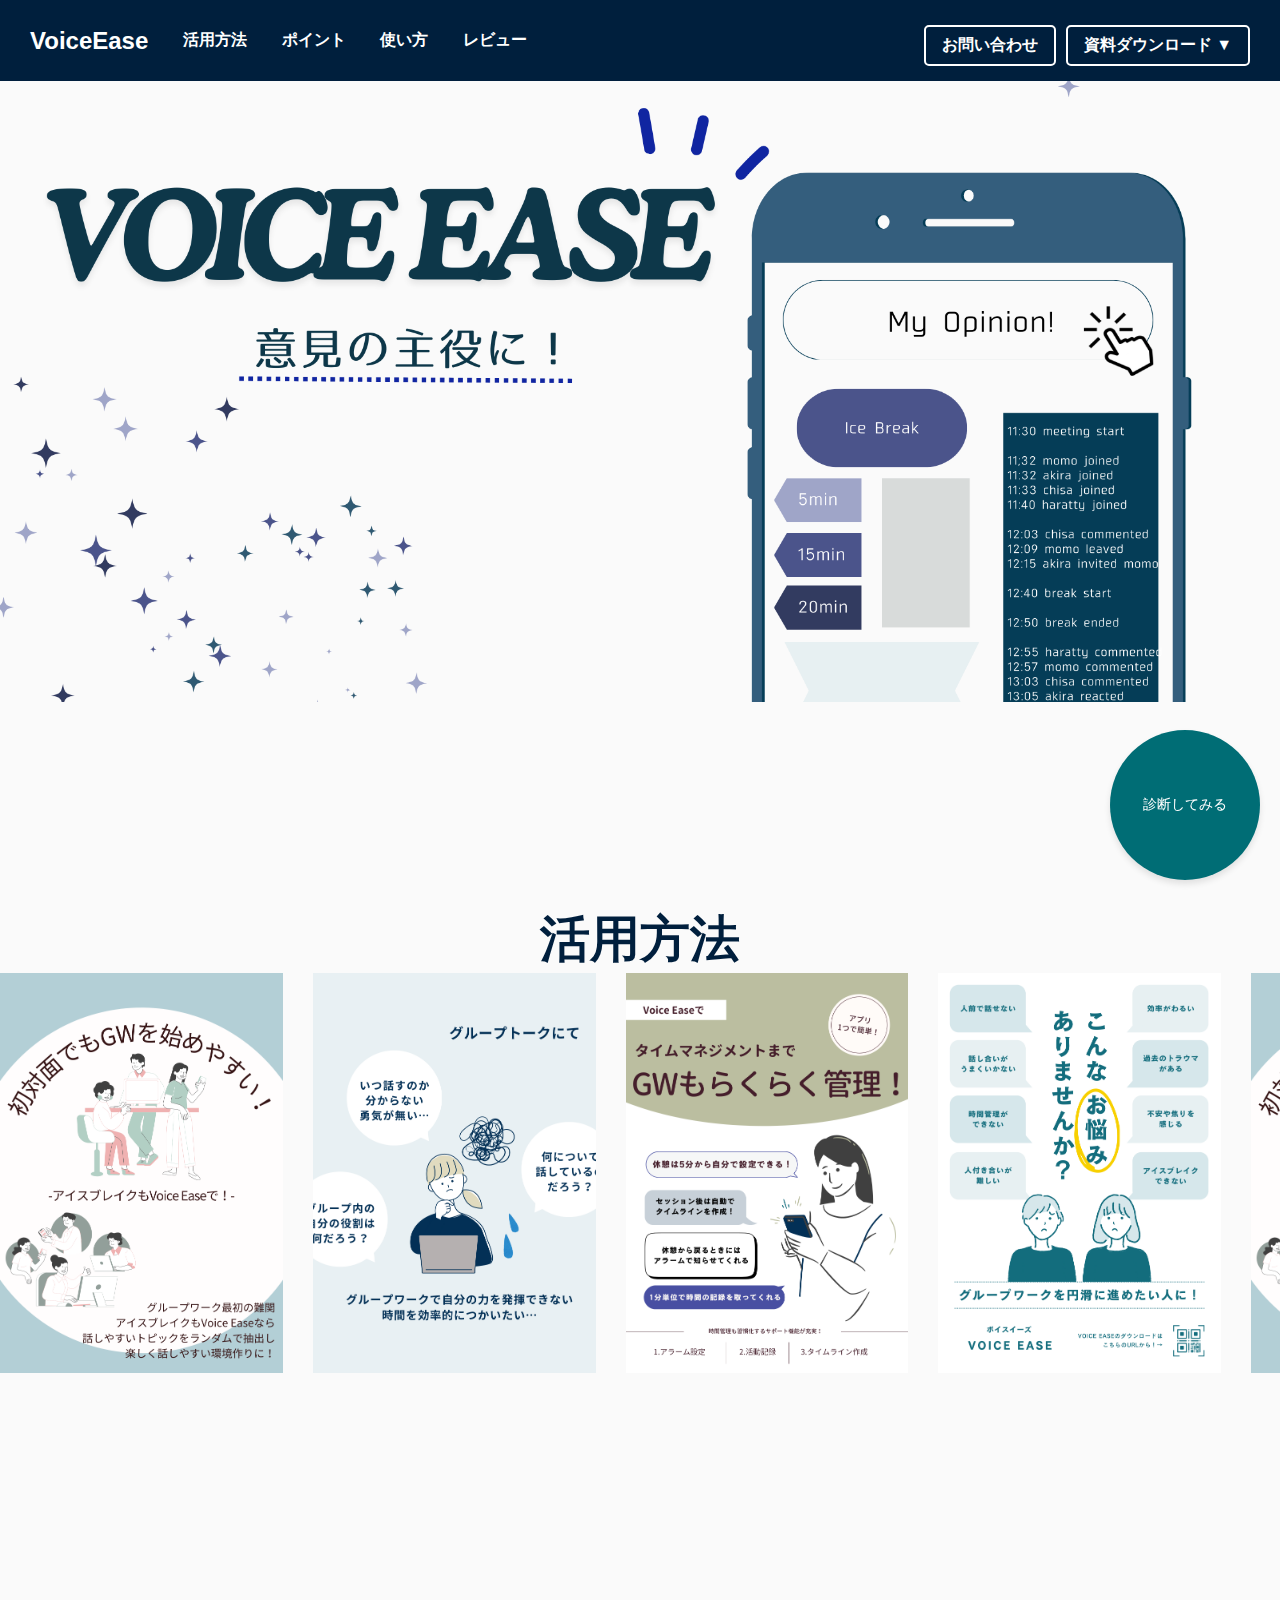
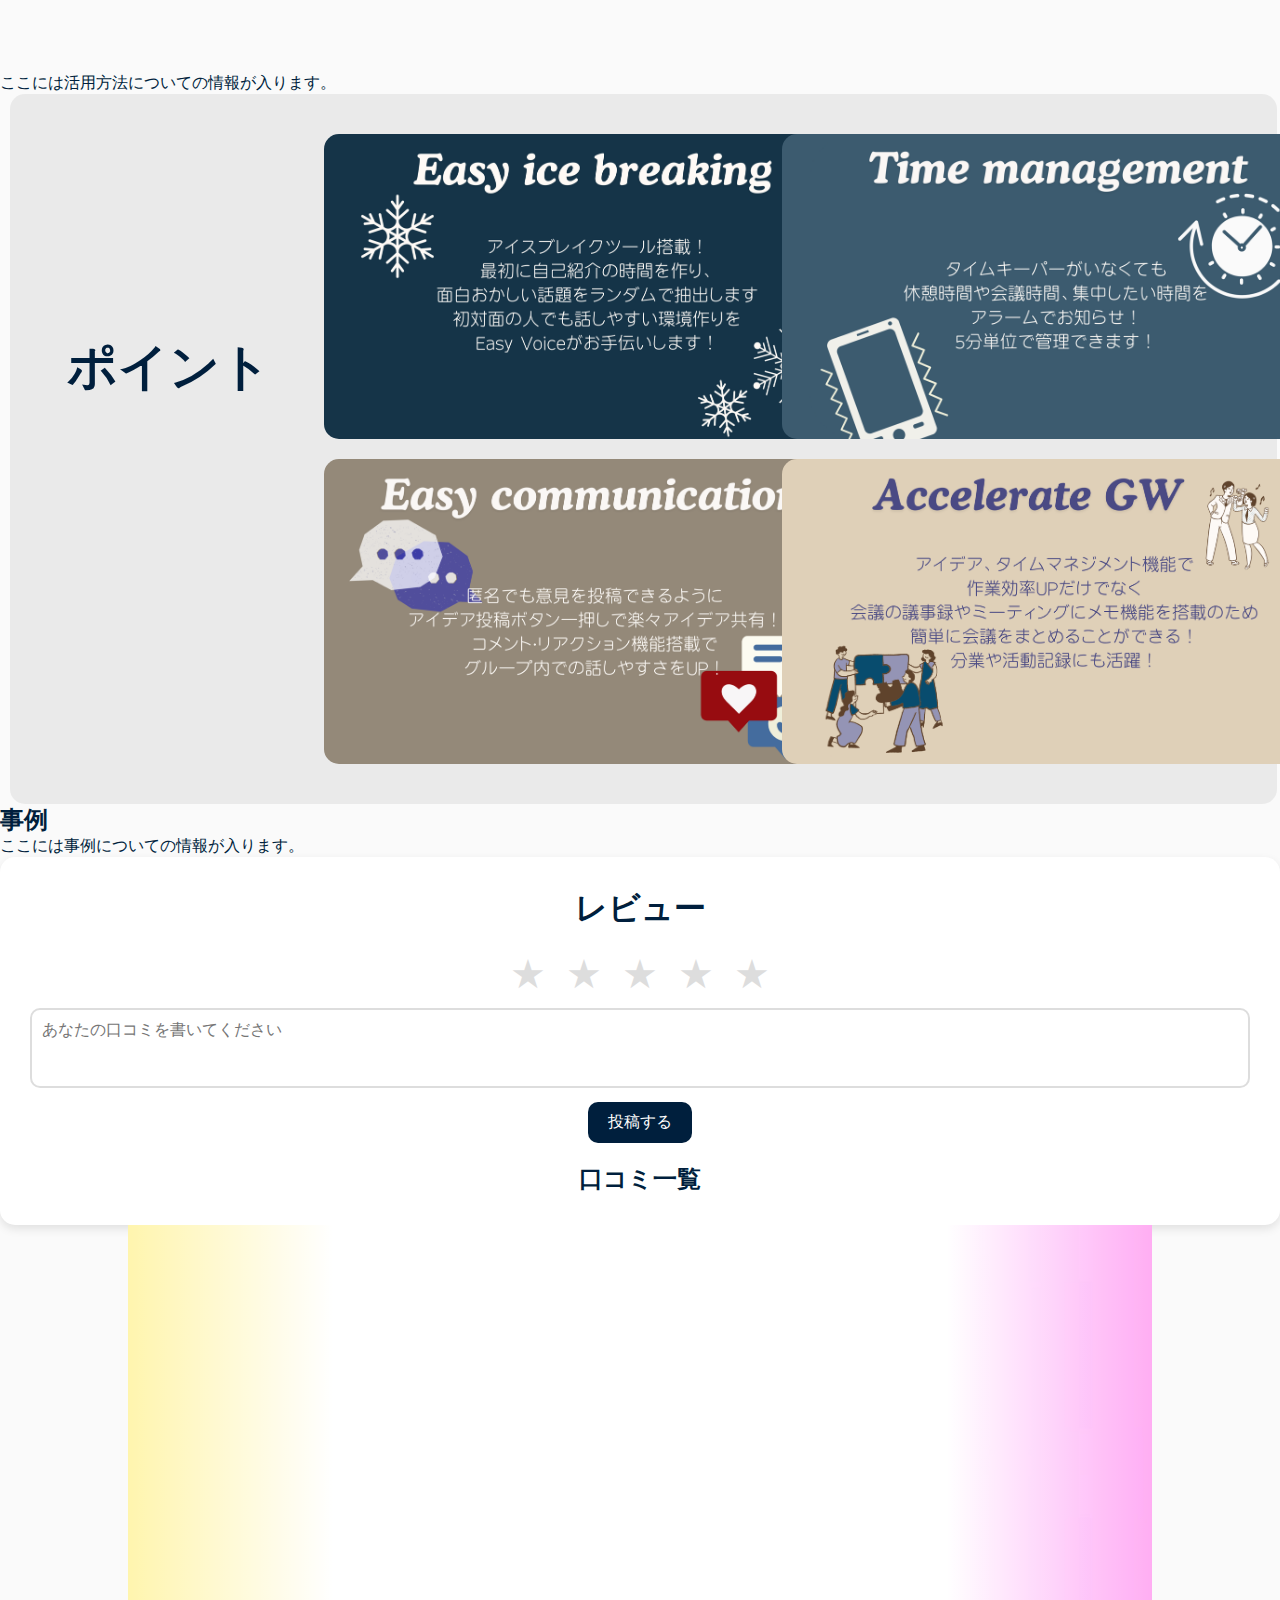
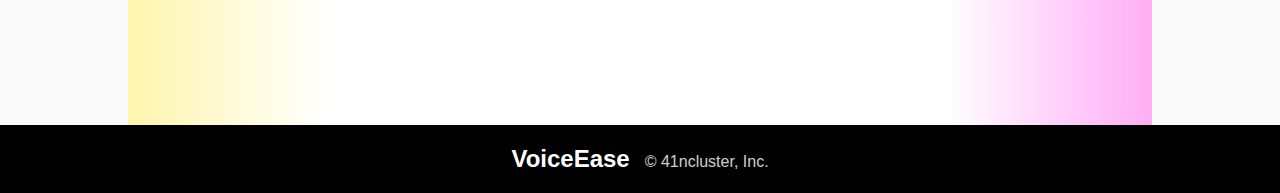
<file: index.html>
<!DOCTYPE html>
<html lang="en">
<head>
    <meta charset="UTF-8">
    <meta name="viewport" content="width=device-width, initial-scale=1.0">
    <title>Document</title>
    <link rel="stylesheet" href="style.css">
    <title>背景色の設定例</title>
    <style>
        body {
            background-color: #fafafa; /* 背景色を指定 */
        }
    </style>
  
</head>
<body>
    <div class="header">
        <div class="header-left">
            <div class="logo-text">VoiceEase</div> <!-- ロゴ画像 -->
            <nav class="nav-menu">
                <a href="#section1">活用方法</a>
                <a href="#section2">ポイント</a>
                <a href="#section3">使い方</a>
                <a href="#section4">レビュー</a>
            </nav>
        </div>
        <div class="header-right">
            <button class="contact-btn">お問い合わせ</button>
            <button class="download-btn">資料ダウンロード</button>
        </div>
    </div>

    <div class="voiceease">
        <img src="voiceease.png" alt="" height=auto width=100%>
    </div>

    <div class="section1">
        <section id="section1">
            <h2 class="use">活用方法</h2>
            <div class="slider">
                <img src="use1.png" alt="Photo 1">
                <img src="use2.png" alt="Photo 2">
                <img src="use3.png" alt="Photo 3">
                <img src="use4.png" alt="Photo 4">
                <img src="use1.png" alt="Photo 1">
                <img src="use2.png" alt="Photo 2">
                <img src="use3.png" alt="Photo 3">
                <img src="use4.png" alt="Photo 4">          
            </div>
            <p>ここには活用方法についての情報が入ります。</p>
            <script>
                const slider = document.querySelector('.slider');
                const container = document.querySelector('.slider-container');
            
                // スライダーの幅を計算
                const sliderWidth = slider.scrollWidth;
                const containerWidth = container.clientWidth;
            
                // マウス移動イベントで画像を動かす
                container.addEventListener('mousemove', (e) => {
                  const mouseX = e.clientX; // マウスのx座標
                  const containerRect = container.getBoundingClientRect();
                  const relativeX = mouseX - containerRect.left; // コンテナ内のマウス位置
            
                  // マウス位置に応じたスライダーの移動
                  const maxScroll = sliderWidth - containerWidth; // スライダーが動ける最大距離
                  const scrollX = (relativeX / containerWidth) * maxScroll;
            
                  slider.style.transform = `translateX(${-scrollX}px)`;
                });
            </script>
        </section>
    </div>

    <div class="section2">
        <section id="section2" class="section2">
          <div class="gray-box">
              <h2 class="point">ポイント</h2>
              <div class="photo-grid">
                <img src="1.png" alt="Photo 1" class="photo">
                <img src="2.png" alt="Photo 2" class="photo">
                <img src="3.png" alt="Photo 3" class="photo">
                <img src="4.png" alt="Photo 4" class="photo"> 
              </div>
            </div>
        </section>
    </div>

    <div class="section3">
        <section id="section3" class="section3">
            <h2>事例</h2>
            <p>ここには事例についての情報が入ります。</p>
        </section>
    </div>

    <div class="section4">
        <section id="section4" class="section4">
            <div class="container">
                <h1 class="review">レビュー</h1>
            
                <!-- レーティングエリア -->
                <div class="rating-container">
                  <div class="stars" id="star-rating">
                    <span class="star" data-value="1">★</span>
                    <span class="star" data-value="2">★</span>
                    <span class="star" data-value="3">★</span>
                    <span class="star" data-value="4">★</span>
                    <span class="star" data-value="5">★</span>
                  </div>
                  <textarea id="review-text" placeholder="あなたの口コミを書いてください"></textarea>
                  <button id="submit-review">投稿する</button>
                </div>
            
                <div class="reviews" id="reviews">
                  <h2>口コミ一覧</h2>
                </div>
              </div>
              <script>
                // 星の評価を選択する機能
                const stars = document.querySelectorAll(".star");
                const reviewText = document.getElementById("review-text");
                const submitBtn = document.getElementById("submit-review");
                const reviewsContainer = document.getElementById("reviews");
            
                let selectedRating = 0;
            
                stars.forEach(star => {
                  star.addEventListener("click", () => {
                    selectedRating = parseInt(star.getAttribute("data-value"));
                    stars.forEach(s => s.classList.remove("selected"));
                    for (let i = 0; i < selectedRating; i++) {
                      stars[i].classList.add("selected");
                    }
                  });
                });
            
                // 口コミを追加する機能
                submitBtn.addEventListener("click", () => {
                  if (selectedRating === 0 || reviewText.value.trim() === "") {
                    alert("星の評価と口コミを入力してください。");
                    return;
                  }
            
                  const reviewItem = document.createElement("div");
                  reviewItem.className = "review-item";
                  
                  // レビュー内容を追加
                  reviewItem.innerHTML = `
                    <div class="rating">${"★".repeat(selectedRating)}</div>
                    <p>${reviewText.value}</p>
                  `;
            
                  // 口コミ一覧に追加
                  reviewsContainer.appendChild(reviewItem);
            
                  // フォームをリセット
                  reviewText.value = "";
                  selectedRating = 0;
                  stars.forEach(s => s.classList.remove("selected"));
                });
              </script>
              <div class="reviewall-container"></div>
              
              
        </section>
    </div>


  <a href="file:///C:/Users/akira/OneDrive/%E3%83%89%E3%82%AD%E3%83%A5%E3%83%A1%E3%83%B3%E3%83%88/41n/index2.html" class="floating-circle">
    診断してみる
  </a>

  <button id="backToTop">↑ トップに戻る</button>
  <script>
    document.addEventListener("DOMContentLoaded", () => {
    const backToTopButton = document.getElementById("backToTop");

      // スクロール位置に応じてボタンの表示/非表示を切り替える
      window.addEventListener("scroll", () => {
        if (window.scrollY > 300) {
          backToTopButton.style.display = "block";
        } else {
        backToTopButton.style.display = "none";
        }
      });

      // ボタンがクリックされたらスムーズにトップにスクロール
      backToTopButton.addEventListener("click", () => {
        window.scrollTo({
          top: 0,
          behavior: "smooth"
        });
      });
    });
  </script>

    <div class="footer">
        <div class="footer-content">
            <span class="footer-logo">VoiceEase</span> 
            <span class="footer-copyright">© 41ncluster, Inc.</span>
        </div>
    </div>
</body>
</html>
</file>
<file: style.css>
* {
    margin: 0;
    padding: 0;
    box-sizing: border-box;
}

html, body {
  /* ページ全体の高さを画面いっぱいに */
  /* 余計なスクロールを防ぐ */
  overflow-x: hidden;
}

/* ヘッダー全体のスタイル */
.header {
    display: flex;
    justify-content: space-between;
    align-items: center;
    background: #001f3d ; /* グラデーション背景 */
    padding: 15px 30px;
    color: white;
    font-family: Arial, sans-serif;
}

h1{
    font-family: 'M PLUS Rounded 1c', sans-serif;
    font-size: xx-large;
    color:#001f3d ;
}
h2{
    font-family: 'M PLUS Rounded 1c', sans-serif;
    font-size: x-large;
    color:#001f3d ;
}
h3{
    font-family: 'M PLUS Rounded 1c', sans-serif;
    font-size: large;
    color:#001f3d ;
}
h4{
    font-family: 'M PLUS Rounded 1c', sans-serif;
    font-size: medium;
    color:#001f3d ;
}
p{
    font-family: 'M PLUS Rounded 1c', sans-serif;
    color:#001f3d ;
}


/* 左側のロゴとメニュー */
.header-left {
    display: flex;
    align-items: center;
}

/* テキストロゴのスタイル */
.logo-text {
    font-size: 24px;
    font-weight: bold;
    margin-right: 20px;
}

/* ナビゲーションメニュー */
.nav-menu a {
    color: white;
    text-decoration: none;
    margin: 0 15px;
    font-weight: bold;
}

/* ホバーしたときに下線を表示 */
.nav-menu a:hover {
    text-decoration: underline;
}

/* 右側のボタン */
.header-right {
    display: flex;
    gap: 10px;
}

/* 問い合わせボタン */
.contact-btn, .download-btn {
    background-color: transparent;
    color: white;
    padding: 8px 16px;
    border: 2px solid white;
    border-radius: 5px;
    font-weight: bold;
    cursor: pointer;
}

/* ボタンにホバー時のスタイル */
.contact-btn:hover, .download-btn:hover {
    background-color: white;
    color: #788caf; /* ボタンのホバーカラー */
}

.download-btn::after {
    content: " ▼"; /* ダウンロードボタンにドロップダウンアイコン */
}

.voiceease{
    text-align: center;
    margin-top: 0%;
    margin-left: 0%;
    margin-right: 0%;
}

.footer {
    background-color: #000; /* 黒背景 */
    color: white;           /* テキストは白 */
    padding: 20px 0;        /* 上下に余白 */
    text-align: center;     /* 中央揃え */
    font-family: Arial, sans-serif;
}

/* フッターの内容 */
.footer-content {
    display: inline-block; /* 中央に配置 */
    font-size: 18px;
    font-weight: bold;
}

/* ロゴのスタイル */
.footer-logo {
    margin-right: 10px;
    font-size: 24px;
}

/* 著作権表示のスタイル */
.footer-copyright {
    font-size: 16px;
    font-weight: normal;
    opacity: 0.8; /* 文字を少し薄く */
}


.container {
    text-align: center;
    background-color: #fff;
    padding: 30px;
    border-radius: 15px;
    box-shadow: 0 4px 10px rgba(0, 0, 0, 0.1);
    width: 100%;
    max-width: 100%;
    text-align: center;
  }
  
  .review {
    font-size: 32px;
    color: #001f3d;
    margin-bottom: 20px;
  }
  
  .rating-container {
    margin-bottom: 20px;
  }
  
  .stars {
    font-size: 40px;
    color: #ddd;
    cursor: pointer;
    transition: color 0.3s ease;
  }
  
  .stars .star {
    margin: 0 5px;
  }
  
  .stars .star.selected {
    color: goldenrod; /* 星が選択されたときの色 */
  }
  
  textarea {
    width: 100%;
    height: 80px;
    margin-top: 10px;
    padding: 10px;
    font-size: 16px;
    border: 2px solid #ddd;
    border-radius: 10px;
    resize: none;
  }
  
  button {
    margin-top: 10px;
    padding: 10px 20px;
    background-color: #001f3d;
    color: white;
    border: none;
    border-radius: 10px;
    font-size: 16px;
    cursor: pointer;
    transition: background-color 0.3s ease;
  }
  
  button:hover {
    background-color: #001f3d;
  }
  
  .reviews {
    margin-top: 20px;
  }
  
  .review-item {
    background-color: #fff;
    padding: 10px;
    margin: 10px 0;
    border: 1px solid #ddd;
    border-radius: 10px;
  }
  
  .review-item .rating {
    color:#afafaf;
    font-size: 20px;
  }

  .floating-circle {
    position: fixed;
    bottom: 20px; /* 下からの距離 */
    right: 20px; /* 右からの距離 */
    width: 150px;
    height: 150px;
    background-color: #006D75; /* 色 */
    color: white;
    border-radius: 80%;
    display: flex;
    align-items: center;
    justify-content: center;
    box-shadow: 0 4px 6px rgba(0, 0, 0, 0.1);
    text-decoration: none;
    font-size: 14px;
    text-align: center;
    z-index: 1000;
    animation: bounce 1.5s infinite ease-in-out;
  }

  .floating-circle:hover {
    background-color: #005960;
    cursor: pointer;
  }

  @keyframes bounce {
    0%, 100% {
      transform: scale(1); /* 元のサイズ */
    }
    50% {
      transform: scale(1.1); /* 拡大 */
    }
  }


  .header-center {
    display: flex;
    align-items: center;
    height: 50px;
    
}



/* テキストロゴのスタイル */
 .logo-text2 {
    font-size: 24px;
    font-weight: bold;
    margin-right: 20px;
    text-align: center;
}


.slider-container {
    width: 100%;
    height: 700px;
    overflow: hidden; /* コンテナ外の画像を隠す */
    position: relative;
    cursor: pointer; /* 視覚的にクリック可能に見える */
}

  .slider {
    display: flex;
    height: 700px;
    transition: transform 0.1s ease-out;
    gap: 20px;
    animation: loop 10s linear infinite; 
    will-change: transform;
}

  .slider img {
    height: 400px;
    margin-right: 10px; /* 画像間のスペース */
    object-fit: cover;
  }

  @keyframes loop {
    0% {
      transform: translateX(0); /* 最初の位置 */
    }
    100% {
      transform: translateX(calc(-320px * 4)); /* 4枚分左にスライド */
    }
  }

  /* ループを滑らかにするため、写真を複製 */
  .slider {
    width: calc(320px * 8); /* 写真数×幅 */
  }

  .use{
    font-size: 50px;
    margin-top: 200px;
    text-align: center;
  }


  #backToTop {
    position: fixed;
    bottom: 20px;
    left: 20px;
    padding: 10px 15px;
    font-size: 16px;
    background-color: #007BFF;
    color: white;
    border: none;
    border-radius: 5px;
    cursor: pointer;
    box-shadow: 0 2px 5px rgba(0, 0, 0, 0.2);
    display: none; /* 最初は非表示 */
    transition: opacity 0.3s ease;
  }
  
  #backToTop:hover {
    background-color: #0056b3;
  }

  .gray-box {
    width: 99%; /* 箱の幅（画面の80%） */
    padding: 40px;
    background-color: rgba(200, 200, 200, 0.3); /* 薄いグレー */
    border-radius: 15px; /* 角を丸くする */
    display: flex;
    flex-wrap: wrap;
    justify-content: space-around; /* 写真を均等に配置 */
    gap: 20px; /* 写真の間隔 */
    margin-left: 10px;
}

  .photo-grid {
    display: grid;
    grid-template-columns: repeat(2, 1fr); /* 2列 */
    grid-template-rows: repeat(2, 1fr); /* 2行 */
    gap: 20px; /* 写真間の隙間 */
    width: 70vw; /* 幅を画面の70%に設定 */
    height: 70vh; /* 高さを画面の70%に設定 */
}

.photo {
    background-size: cover; /* 画像を埋める */
    background-position: center; /* 画像の中央を表示 */
    border-radius: 15px; /* 角を丸くする */
    transition: transform 0.3s ease, box-shadow 0.3s ease;
    height: 100%;
    width: auto;
    overflow: hidden;
}

.photo:hover {
    transform: scale(1.1); /* ホバー時に拡大 */
    box-shadow: 0 8px 20px rgba(0, 0, 0, 0.3); /* ホバー時に影を追加 */
}

.point{
  font-size: 50px;
  margin-top: 200px;
  text-align: center;
}
.reviewall-container {
  width: 80%; /* 画像の幅を設定 */
  height: 500px; /* 高さを設定 */
  margin: 0 auto;
  background: linear-gradient(to right, rgba(255, 255, 255, 0), rgba(255, 255, 255, 1) 20%, rgba(255, 255, 255, 1) 80%, rgba(255, 255, 255, 0)),
              url('review.jpg'); /* 画像のURLを指定 */
  background-size: cover;
  background-position: center;
  position: relative;
}
</file>
